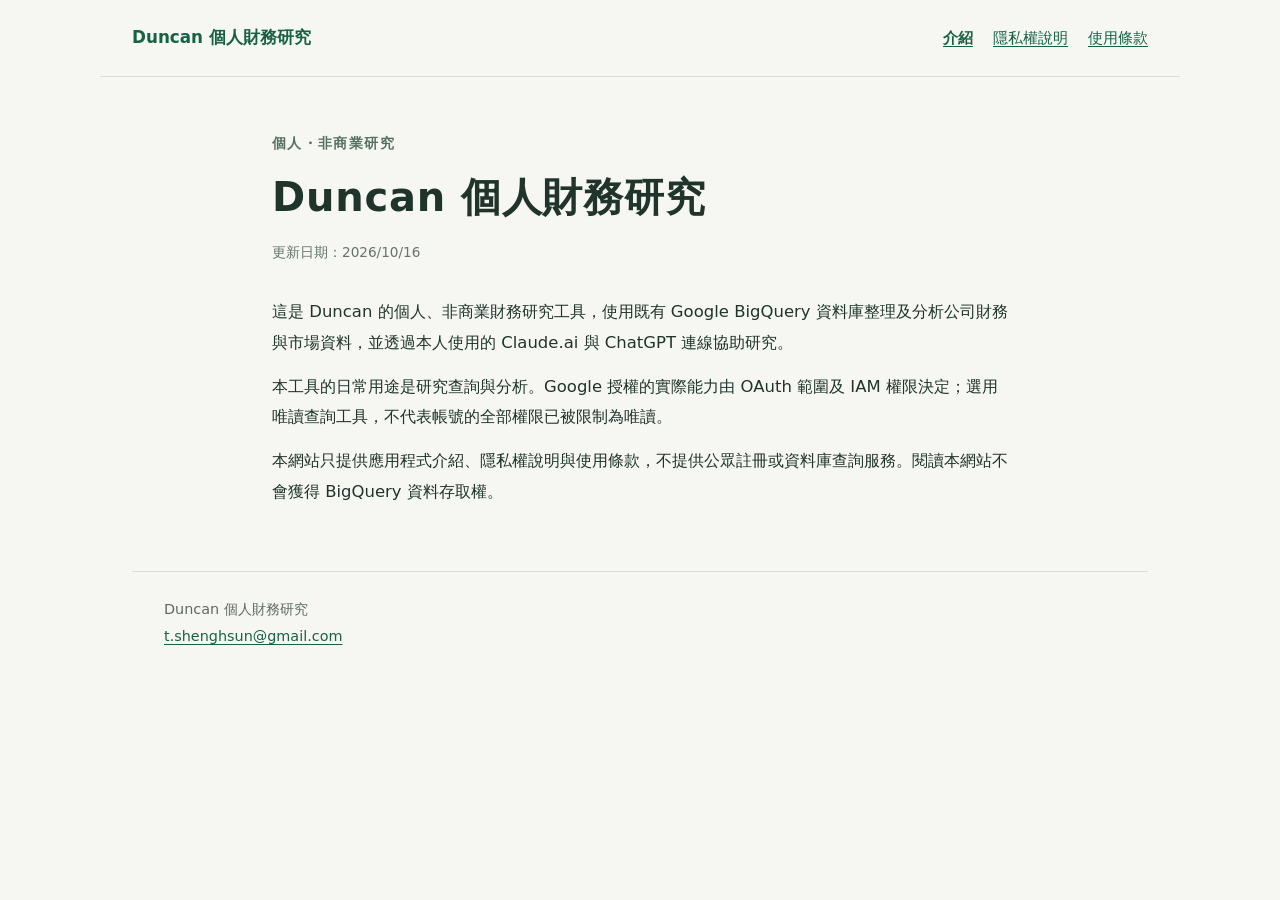
<file: index.html>
<!doctype html>
<html lang="zh-Hant"><head><meta charset="utf-8"><meta name="viewport" content="width=device-width,initial-scale=1"><meta name="description" content="Duncan 個人非商業財務研究工具的應用程式介紹、隱私權說明與使用條款。"><title>Duncan 個人財務研究</title><link rel="stylesheet" href="style.css"></head><body><a class="skip" href="#main">跳至內容</a><header><a class="brand" href="index.html">Duncan 個人財務研究</a><nav aria-label="主要導覽"><a href="index.html" aria-current="page">介紹</a><a href="privacy.html">隱私權說明</a><a href="terms.html">使用條款</a></nav></header><main id="main"><p class="eyebrow">個人・非商業研究</p><h1>Duncan 個人財務研究</h1><p class="updated">更新日期：2026/10/16</p><p>這是 Duncan 的個人、非商業財務研究工具，使用既有 Google BigQuery 資料庫整理及分析公司財務與市場資料，並透過本人使用的 Claude.ai 與 ChatGPT 連線協助研究。</p>
<p>本工具的日常用途是研究查詢與分析。Google 授權的實際能力由 OAuth 範圍及 IAM 權限決定；選用唯讀查詢工具，不代表帳號的全部權限已被限制為唯讀。</p>
<p>本網站只提供應用程式介紹、隱私權說明與使用條款，不提供公眾註冊或資料庫查詢服務。閱讀本網站不會獲得 BigQuery 資料存取權。</p></main><footer><p>Duncan 個人財務研究</p><a href="mailto:t.shenghsun@gmail.com">t.shenghsun@gmail.com</a></footer></body></html>
</file>
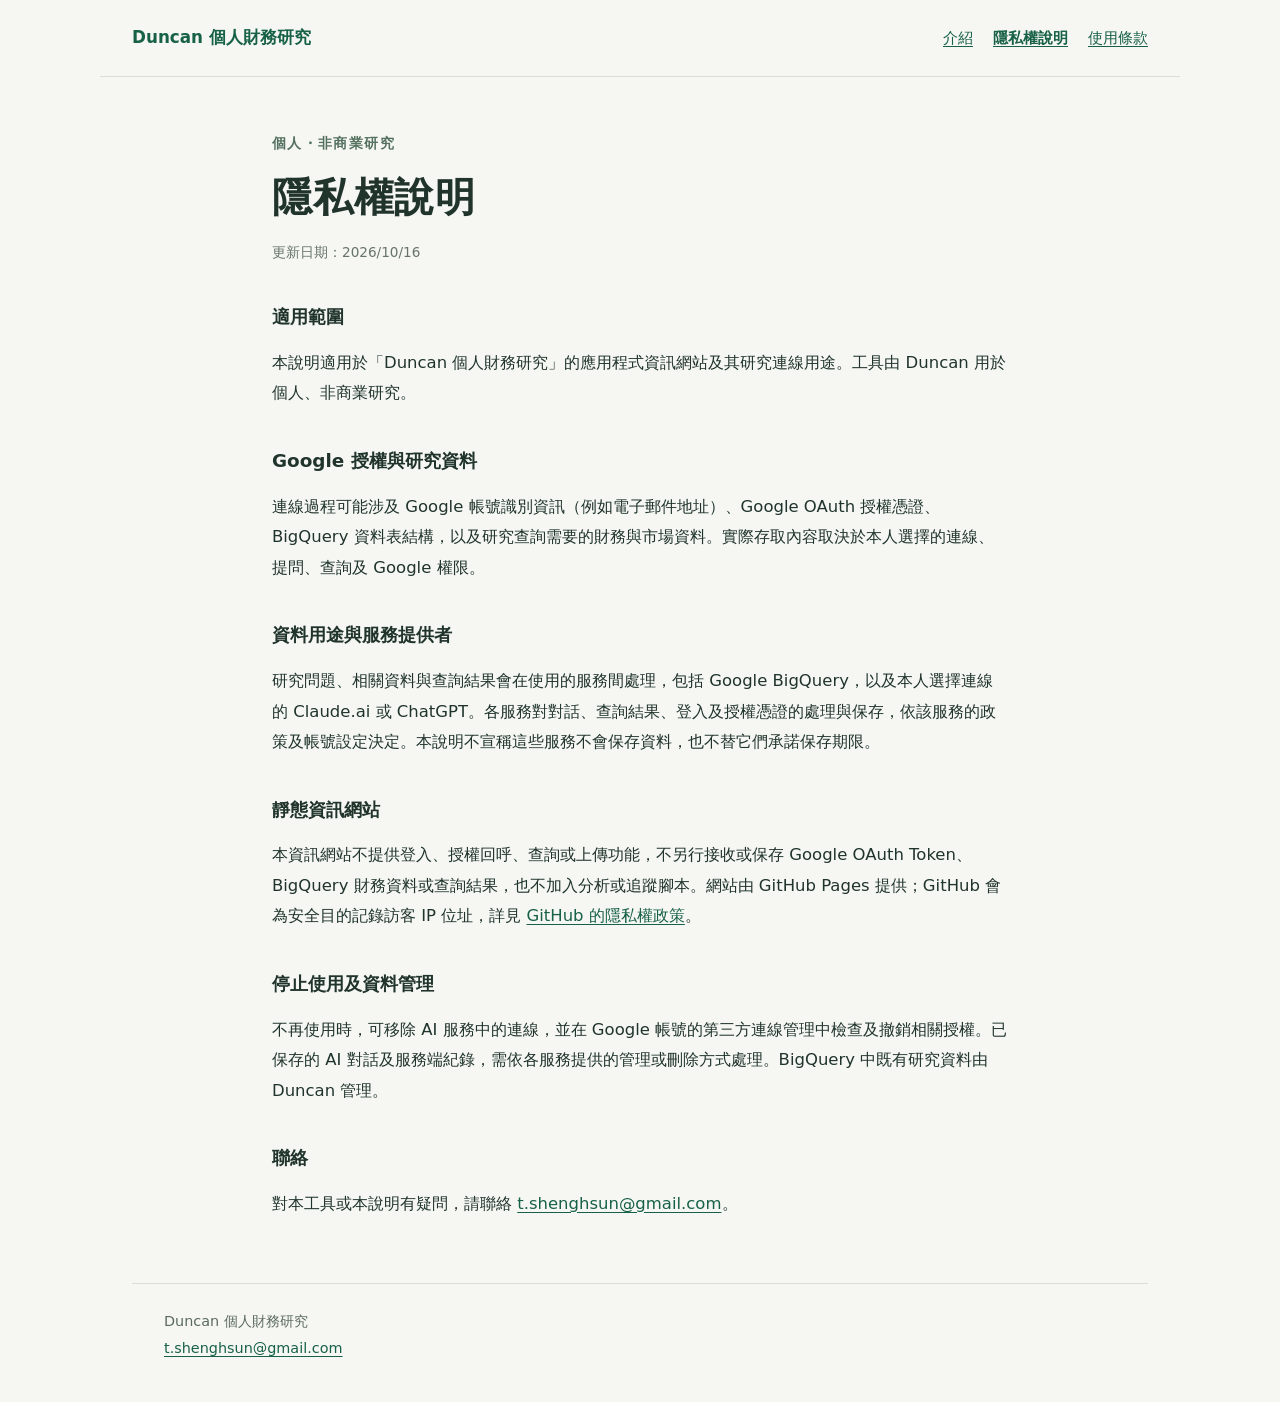
<file: privacy.html>
<!doctype html>
<html lang="zh-Hant"><head><meta charset="utf-8"><meta name="viewport" content="width=device-width,initial-scale=1"><meta name="description" content="Duncan 個人非商業財務研究工具的應用程式介紹、隱私權說明與使用條款。"><title>隱私權說明｜Duncan 個人財務研究</title><link rel="stylesheet" href="style.css"></head><body><a class="skip" href="#main">跳至內容</a><header><a class="brand" href="index.html">Duncan 個人財務研究</a><nav aria-label="主要導覽"><a href="index.html">介紹</a><a href="privacy.html" aria-current="page">隱私權說明</a><a href="terms.html">使用條款</a></nav></header><main id="main"><p class="eyebrow">個人・非商業研究</p><h1>隱私權說明</h1><p class="updated">更新日期：2026/10/16</p><section><h2>適用範圍</h2><p>本說明適用於「Duncan 個人財務研究」的應用程式資訊網站及其研究連線用途。工具由 Duncan 用於個人、非商業研究。</p></section>
<section><h2>Google 授權與研究資料</h2><p>連線過程可能涉及 Google 帳號識別資訊（例如電子郵件地址）、Google OAuth 授權憑證、BigQuery 資料表結構，以及研究查詢需要的財務與市場資料。實際存取內容取決於本人選擇的連線、提問、查詢及 Google 權限。</p></section>
<section><h2>資料用途與服務提供者</h2><p>研究問題、相關資料與查詢結果會在使用的服務間處理，包括 Google BigQuery，以及本人選擇連線的 Claude.ai 或 ChatGPT。各服務對對話、查詢結果、登入及授權憑證的處理與保存，依該服務的政策及帳號設定決定。本說明不宣稱這些服務不會保存資料，也不替它們承諾保存期限。</p></section>
<section><h2>靜態資訊網站</h2><p>本資訊網站不提供登入、授權回呼、查詢或上傳功能，不另行接收或保存 Google OAuth Token、BigQuery 財務資料或查詢結果，也不加入分析或追蹤腳本。網站由 GitHub Pages 提供；GitHub 會為安全目的記錄訪客 IP 位址，詳見 <a href="https://docs.github.com/en/site-policy/privacy-policies/github-general-privacy-statement">GitHub 的隱私權政策</a>。</p></section>
<section><h2>停止使用及資料管理</h2><p>不再使用時，可移除 AI 服務中的連線，並在 Google 帳號的第三方連線管理中檢查及撤銷相關授權。已保存的 AI 對話及服務端紀錄，需依各服務提供的管理或刪除方式處理。BigQuery 中既有研究資料由 Duncan 管理。</p></section>
<section><h2>聯絡</h2><p>對本工具或本說明有疑問，請聯絡 <a href="mailto:t.shenghsun@gmail.com">t.shenghsun@gmail.com</a>。</p></section></main><footer><p>Duncan 個人財務研究</p><a href="mailto:t.shenghsun@gmail.com">t.shenghsun@gmail.com</a></footer></body></html>
</file>
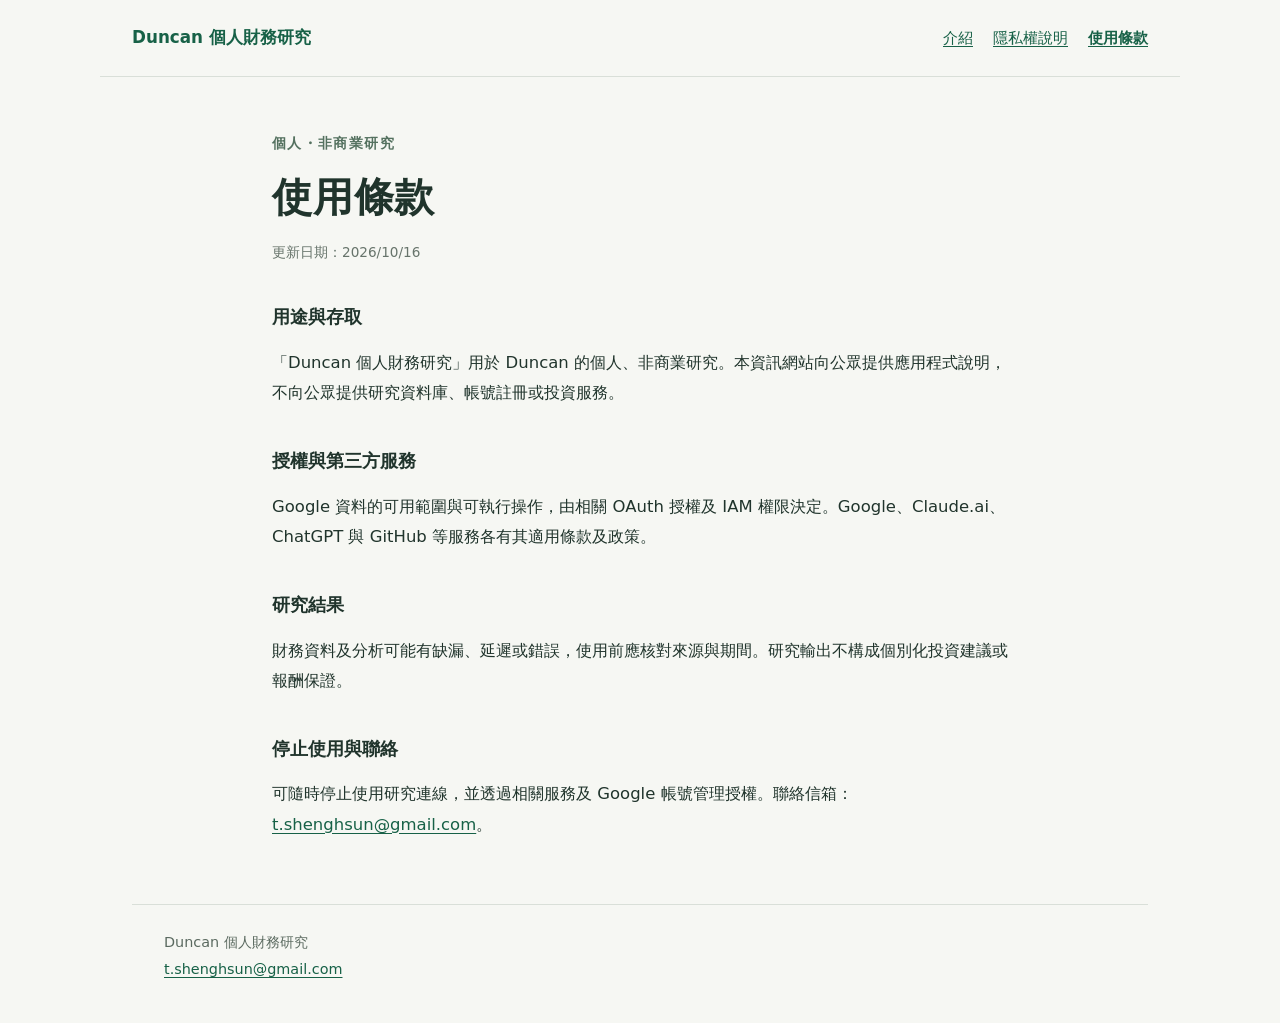
<file: terms.html>
<!doctype html>
<html lang="zh-Hant"><head><meta charset="utf-8"><meta name="viewport" content="width=device-width,initial-scale=1"><meta name="description" content="Duncan 個人非商業財務研究工具的應用程式介紹、隱私權說明與使用條款。"><title>使用條款｜Duncan 個人財務研究</title><link rel="stylesheet" href="style.css"></head><body><a class="skip" href="#main">跳至內容</a><header><a class="brand" href="index.html">Duncan 個人財務研究</a><nav aria-label="主要導覽"><a href="index.html">介紹</a><a href="privacy.html">隱私權說明</a><a href="terms.html" aria-current="page">使用條款</a></nav></header><main id="main"><p class="eyebrow">個人・非商業研究</p><h1>使用條款</h1><p class="updated">更新日期：2026/10/16</p><section><h2>用途與存取</h2><p>「Duncan 個人財務研究」用於 Duncan 的個人、非商業研究。本資訊網站向公眾提供應用程式說明，不向公眾提供研究資料庫、帳號註冊或投資服務。</p></section>
<section><h2>授權與第三方服務</h2><p>Google 資料的可用範圍與可執行操作，由相關 OAuth 授權及 IAM 權限決定。Google、Claude.ai、ChatGPT 與 GitHub 等服務各有其適用條款及政策。</p></section>
<section><h2>研究結果</h2><p>財務資料及分析可能有缺漏、延遲或錯誤，使用前應核對來源與期間。研究輸出不構成個別化投資建議或報酬保證。</p></section>
<section><h2>停止使用與聯絡</h2><p>可隨時停止使用研究連線，並透過相關服務及 Google 帳號管理授權。聯絡信箱：<a href="mailto:t.shenghsun@gmail.com">t.shenghsun@gmail.com</a>。</p></section></main><footer><p>Duncan 個人財務研究</p><a href="mailto:t.shenghsun@gmail.com">t.shenghsun@gmail.com</a></footer></body></html>
</file>
<file: style.css>
*{box-sizing:border-box}html{color:#20342c;background:#f6f7f3;font-family:system-ui,-apple-system,BlinkMacSystemFont,"Noto Sans TC",sans-serif;line-height:1.85}body{margin:0}a{color:#176147;text-underline-offset:.2em}a:focus-visible{outline:3px solid #50866d;outline-offset:4px}.skip{position:absolute;left:1rem;top:-5rem}.skip:focus{top:1rem;background:#fff;padding:.5rem}header{max-width:1080px;margin:auto;padding:1.4rem 2rem;display:flex;align-items:center;justify-content:space-between;gap:1rem;border-bottom:1px solid #d9dfd8}.brand{font-size:1.05rem;font-weight:700;text-decoration:none;white-space:normal}nav{display:flex;flex-wrap:wrap;gap:1.25rem;font-size:.95rem}nav a[aria-current]{font-weight:700}main{max-width:800px;margin:3.4rem auto 4rem;padding:0 2rem;overflow-wrap:anywhere}h1{font-size:clamp(1.8rem,5vw,2.5rem);line-height:1.35;letter-spacing:.02em;margin:.6rem 0 1rem}h2{font-size:1.15rem;margin:2.2rem 0 .5rem}p{margin:.85rem 0;font-size:1.03rem}.eyebrow{font-size:.85rem;font-weight:600;color:#54715f;letter-spacing:.1em}.updated{font-size:.85rem;color:#67746b;margin-bottom:2rem}footer{max-width:1016px;margin:0 auto;padding:1.5rem 2rem 2.5rem;border-top:1px solid #d9dfd8;font-size:.9rem;color:#5b6a60}footer p{font-size:.9rem;margin:0}@media(max-width:600px){header{padding:1.2rem 1.25rem;display:block}nav{margin-top:.7rem;gap:1rem}main{margin:2.3rem auto 3rem;padding:0 1.25rem}p{font-size:1rem}footer{padding:1.25rem}}
</file>
